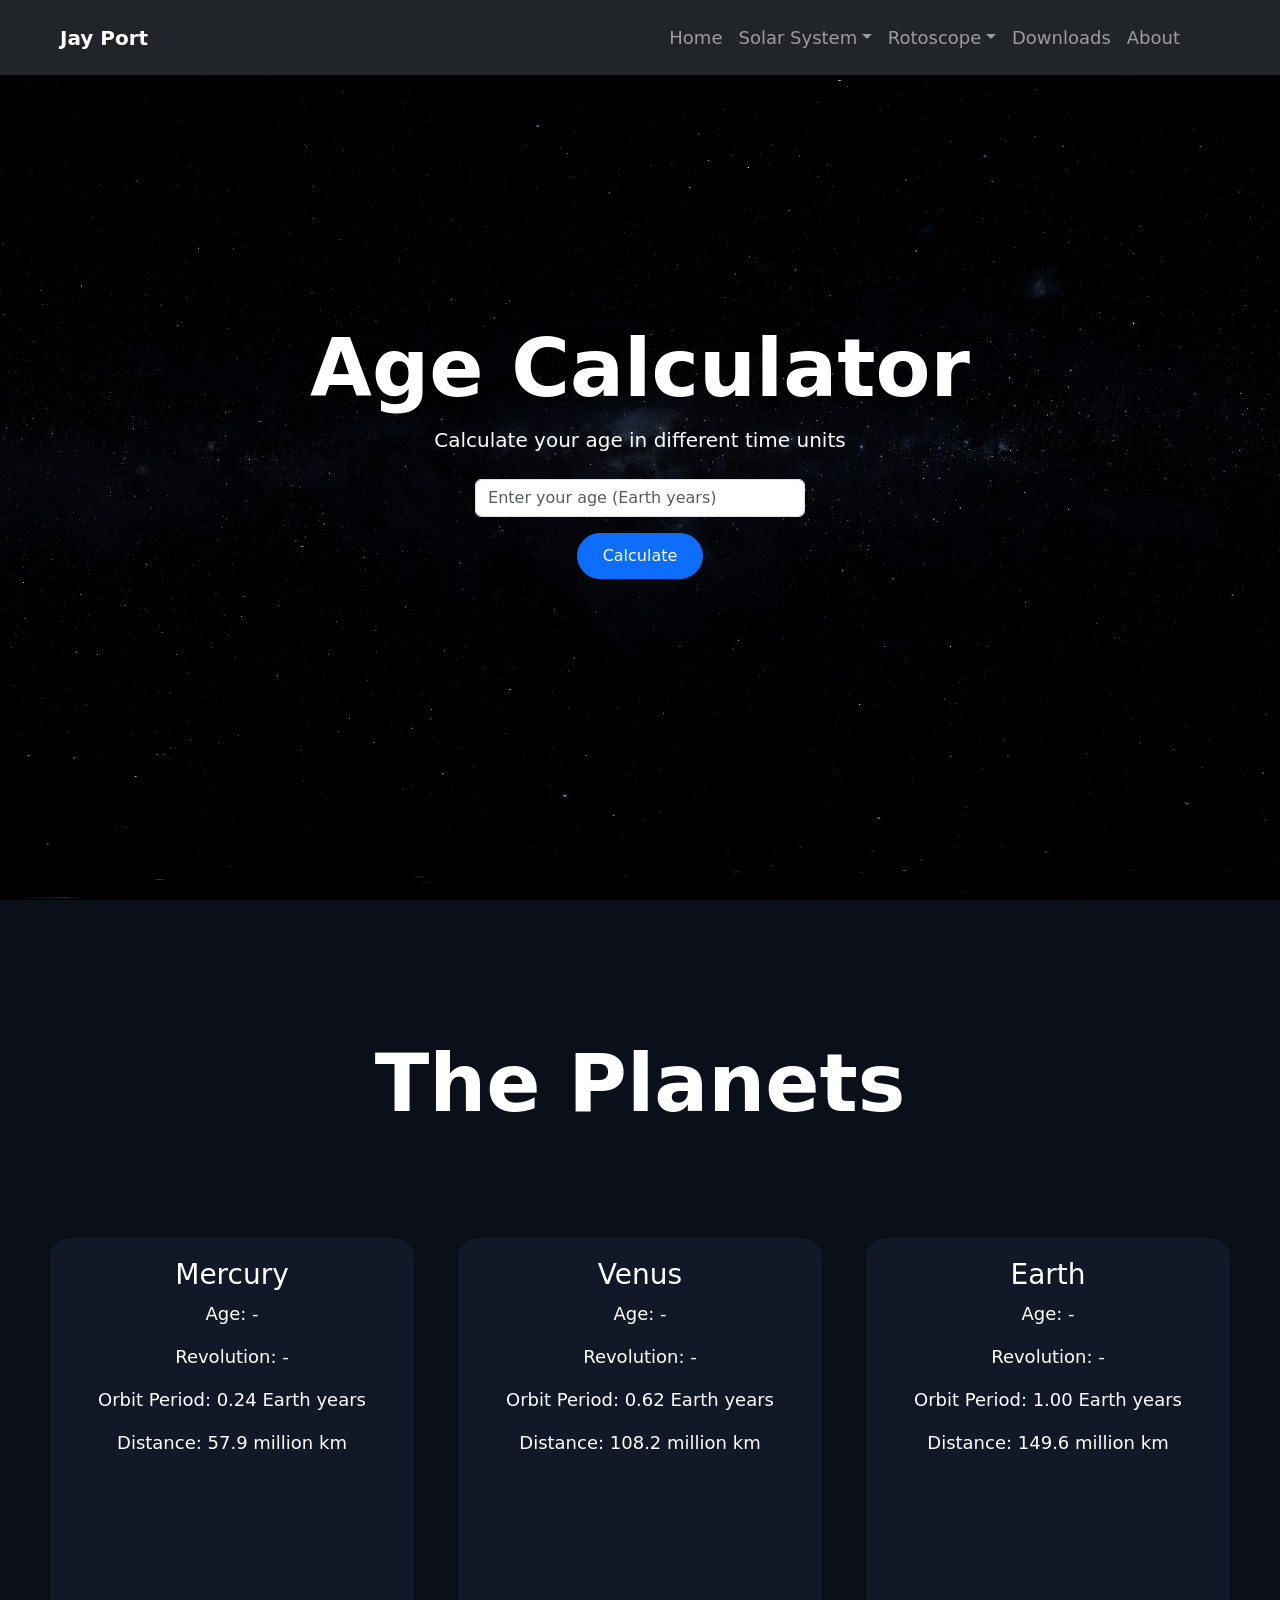
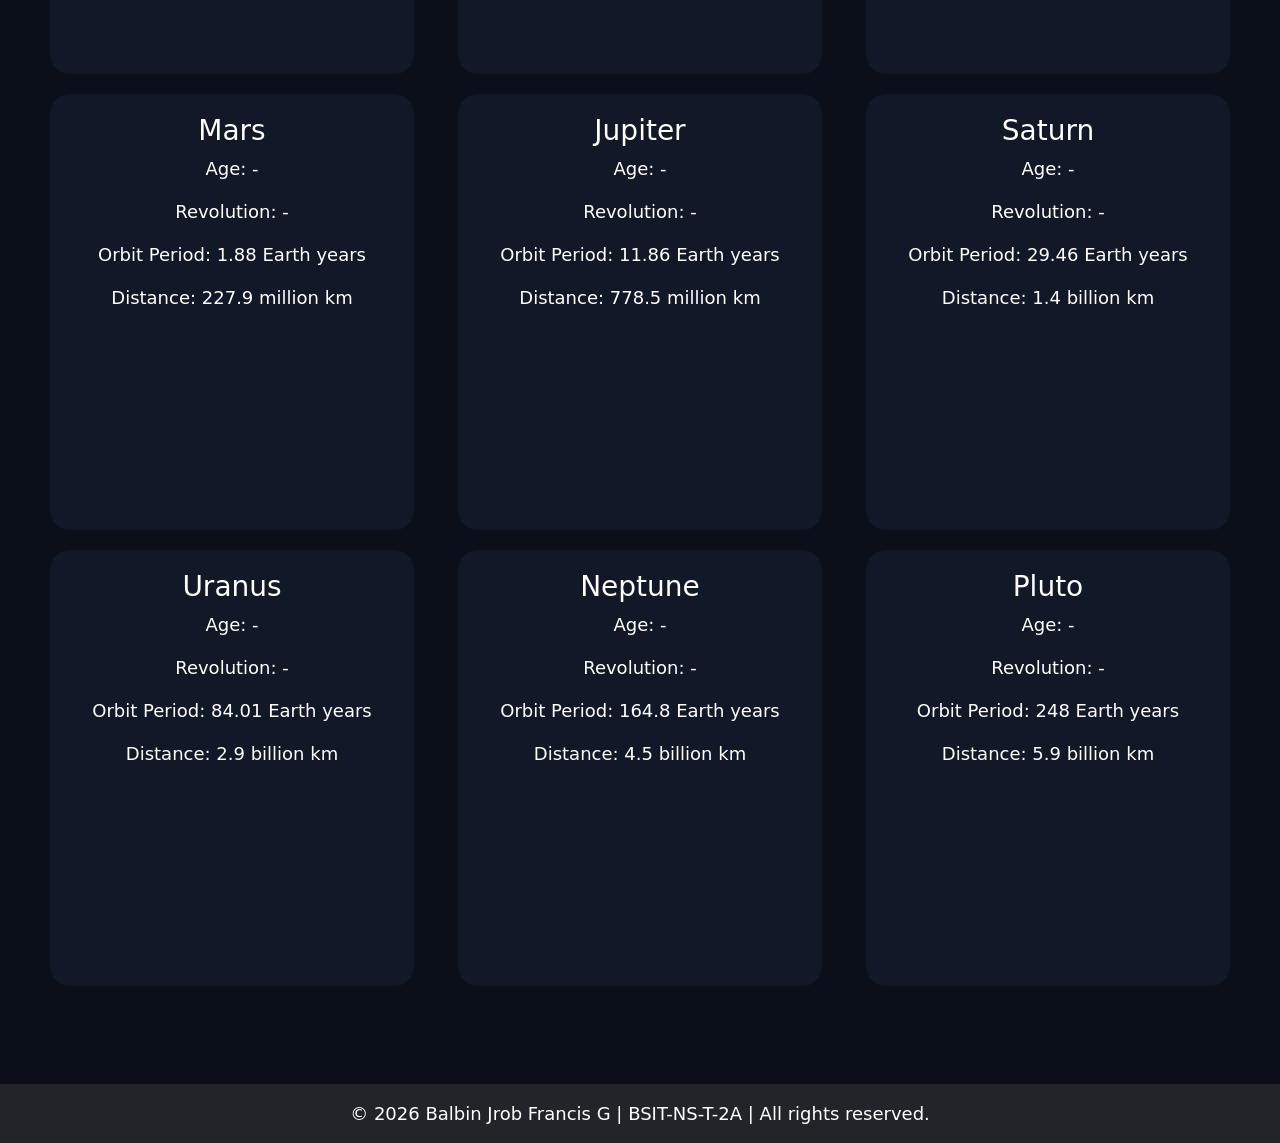
<file: calculator.html>
<!DOCTYPE html>
<html>
<head>
<title>Solar System Age Calculator</title>

<link href="https://cdn.jsdelivr.net/npm/bootstrap@5.3.0/dist/css/bootstrap.min.css" rel="stylesheet">
<link rel="stylesheet" href="includes/style.css">

<script src="https://cdn.jsdelivr.net/npm/bootstrap@5.3.0/dist/js/bootstrap.bundle.min.js"></script>
<script src="includes/include.js"></script>

</head>
<body>

<div id="header"></div>

<!-- HERO -->
<section class="hero" style="background-image: url('resources/Milky Way.jpg');">
  <div>
    <h1 class="display-1 fw-bold">Age Calculator</h1>
    <p class="lead">Calculate your age in different time units</p>
    <input type="number" id="ageInput" placeholder="Enter your age (Earth years)" class="form-control w-50 mx-auto mt-4">
    <button onclick="calculateAge()" class="btn btn-primary mt-3">Calculate</button>
  </div>
</section>

<section class="section" id="planetsSection">
  <h1 class="display-1 fw-bold py-5 m-5">The Planets</h1>

  <div class="row">

    <!-- MERCURY -->
    <div class="col-md-4">
      <div class="planet-card">
        <h3>Mercury</h3>
        <p>Age: <span id="mercuryAge">-</span></p>
        <p>Revolution: <span id="mercuryRev">-</span></p>
        <p>Orbit Period: 0.24 Earth years</p>
        <p>Distance: 57.9 million km</p>
        <div class="ratio ratio-16x9">
          <iframe src="https://www.youtube.com/embed/EkSCIyUiRps"></iframe>
        </div>
      </div>
    </div>

    <!-- VENUS -->
    <div class="col-md-4">
      <div class="planet-card">
        <h3>Venus</h3>
        <p>Age: <span id="venusAge">-</span></p>
        <p>Revolution: <span id="venusRev">-</span></p>
        <p>Orbit Period: 0.62 Earth years</p>
        <p>Distance: 108.2 million km</p>
        <div class="ratio ratio-16x9">
          <iframe src="https://www.youtube.com/embed/ID"></iframe>
        </div>
      </div>
    </div>

    <!-- EARTH -->
    <div class="col-md-4">
      <div class="planet-card">
        <h3>Earth</h3>
        <p>Age: <span id="earthAge">-</span></p>
        <p>Revolution: <span id="earthRev">-</span></p>
        <p>Orbit Period: 1.00 Earth years</p>
        <p>Distance: 149.6 million km</p>
        <div class="ratio ratio-16x9">
          <iframe src="https://www.youtube.com/embed/ID"></iframe>
        </div>
      </div>
    </div>

    <!-- MARS -->
    <div class="col-md-4">
      <div class="planet-card">
        <h3>Mars</h3>
        <p>Age: <span id="marsAge">-</span></p>
        <p>Revolution: <span id="marsRev">-</span></p>
        <p>Orbit Period: 1.88 Earth years</p>
        <p>Distance: 227.9 million km</p>
        <div class="ratio ratio-16x9">
          <iframe src="https://www.youtube.com/embed/ID"></iframe>
        </div>
      </div>
    </div>

    <!-- JUPITER -->
    <div class="col-md-4">
      <div class="planet-card">
        <h3>Jupiter</h3>
        <p>Age: <span id="jupiterAge">-</span></p>
        <p>Revolution: <span id="jupiterRev">-</span></p>
        <p>Orbit Period: 11.86 Earth years</p>
        <p>Distance: 778.5 million km</p>
        <div class="ratio ratio-16x9">
          <iframe src="https://www.youtube.com/embed/ID"></iframe>
        </div>
      </div>
    </div>

    <!-- SATURN -->
    <div class="col-md-4">
      <div class="planet-card">
        <h3>Saturn</h3>
        <p>Age: <span id="saturnAge">-</span></p>
        <p>Revolution: <span id="saturnRev">-</span></p>
        <p>Orbit Period: 29.46 Earth years</p>
        <p>Distance: 1.4 billion km</p>
        <div class="ratio ratio-16x9">
          <iframe src="https://www.youtube.com/embed/ID"></iframe>
        </div>
      </div>
    </div>

    <!-- URANUS -->
    <div class="col-md-4">
      <div class="planet-card">
        <h3>Uranus</h3>
        <p>Age: <span id="uranusAge">-</span></p>
        <p>Revolution: <span id="uranusRev">-</span></p>
        <p>Orbit Period: 84.01 Earth years</p>
        <p>Distance: 2.9 billion km</p>
        <div class="ratio ratio-16x9">
          <iframe src="https://www.youtube.com/embed/ID"></iframe>
        </div>
      </div>
    </div>

    <!-- NEPTUNE -->
    <div class="col-md-4">
      <div class="planet-card">
        <h3>Neptune</h3>
        <p>Age: <span id="neptuneAge">-</span></p>
        <p>Revolution: <span id="neptuneRev">-</span></p>
        <p>Orbit Period: 164.8 Earth years</p>
        <p>Distance: 4.5 billion km</p>
        <div class="ratio ratio-16x9">
          <iframe src="https://www.youtube.com/embed/ID"></iframe>
        </div>
      </div>
    </div>

    <!-- PLUTO -->
    <div class="col-md-4">
      <div class="planet-card">
        <h3>Pluto</h3>
        <p>Age: <span id="plutoAge">-</span></p>
        <p>Revolution: <span id="plutoRev">-</span></p>
        <p>Orbit Period: 248 Earth years</p>
        <p>Distance: 5.9 billion km</p>
        <div class="ratio ratio-16x9">
          <iframe src="https://www.youtube.com/embed/ID"></iframe>
        </div>
      </div>
    </div>

  </div>
</section>

<div id="footer"></div>

<script>
function calculateAge() {
  let age = document.getElementById("ageInput").value;
  if (!age) return;

  document.getElementById("mercuryAge").innerText = (age / 0.24).toFixed(2);
  document.getElementById("mercuryRev").innerText = (age / 0.24).toFixed(2);

  document.getElementById("venusAge").innerText = (age / 0.62).toFixed(2);
  document.getElementById("venusRev").innerText = (age / 0.62).toFixed(2);

  document.getElementById("earthAge").innerText = (age / 1).toFixed(2);
  document.getElementById("earthRev").innerText = (age / 1).toFixed(2);

  document.getElementById("marsAge").innerText = (age / 1.88).toFixed(2);
  document.getElementById("marsRev").innerText = (age / 1.88).toFixed(2);

  document.getElementById("jupiterAge").innerText = (age / 11.86).toFixed(2);
  document.getElementById("jupiterRev").innerText = (age / 11.86).toFixed(2);

  document.getElementById("saturnAge").innerText = (age / 29.46).toFixed(2);
  document.getElementById("saturnRev").innerText = (age / 29.46).toFixed(2);

  document.getElementById("uranusAge").innerText = (age / 84.01).toFixed(2);
  document.getElementById("uranusRev").innerText = (age / 84.01).toFixed(2);

  document.getElementById("neptuneAge").innerText = (age / 164.8).toFixed(2);
  document.getElementById("neptuneRev").innerText = (age / 164.8).toFixed(2);

  document.getElementById("plutoAge").innerText = (age / 248).toFixed(2);
  document.getElementById("plutoRev").innerText = (age / 248).toFixed(2);

  document.getElementById("planetsSection").scrollIntoView({
  behavior: "smooth"
});
}
</script>

</body>
</html>
</file>
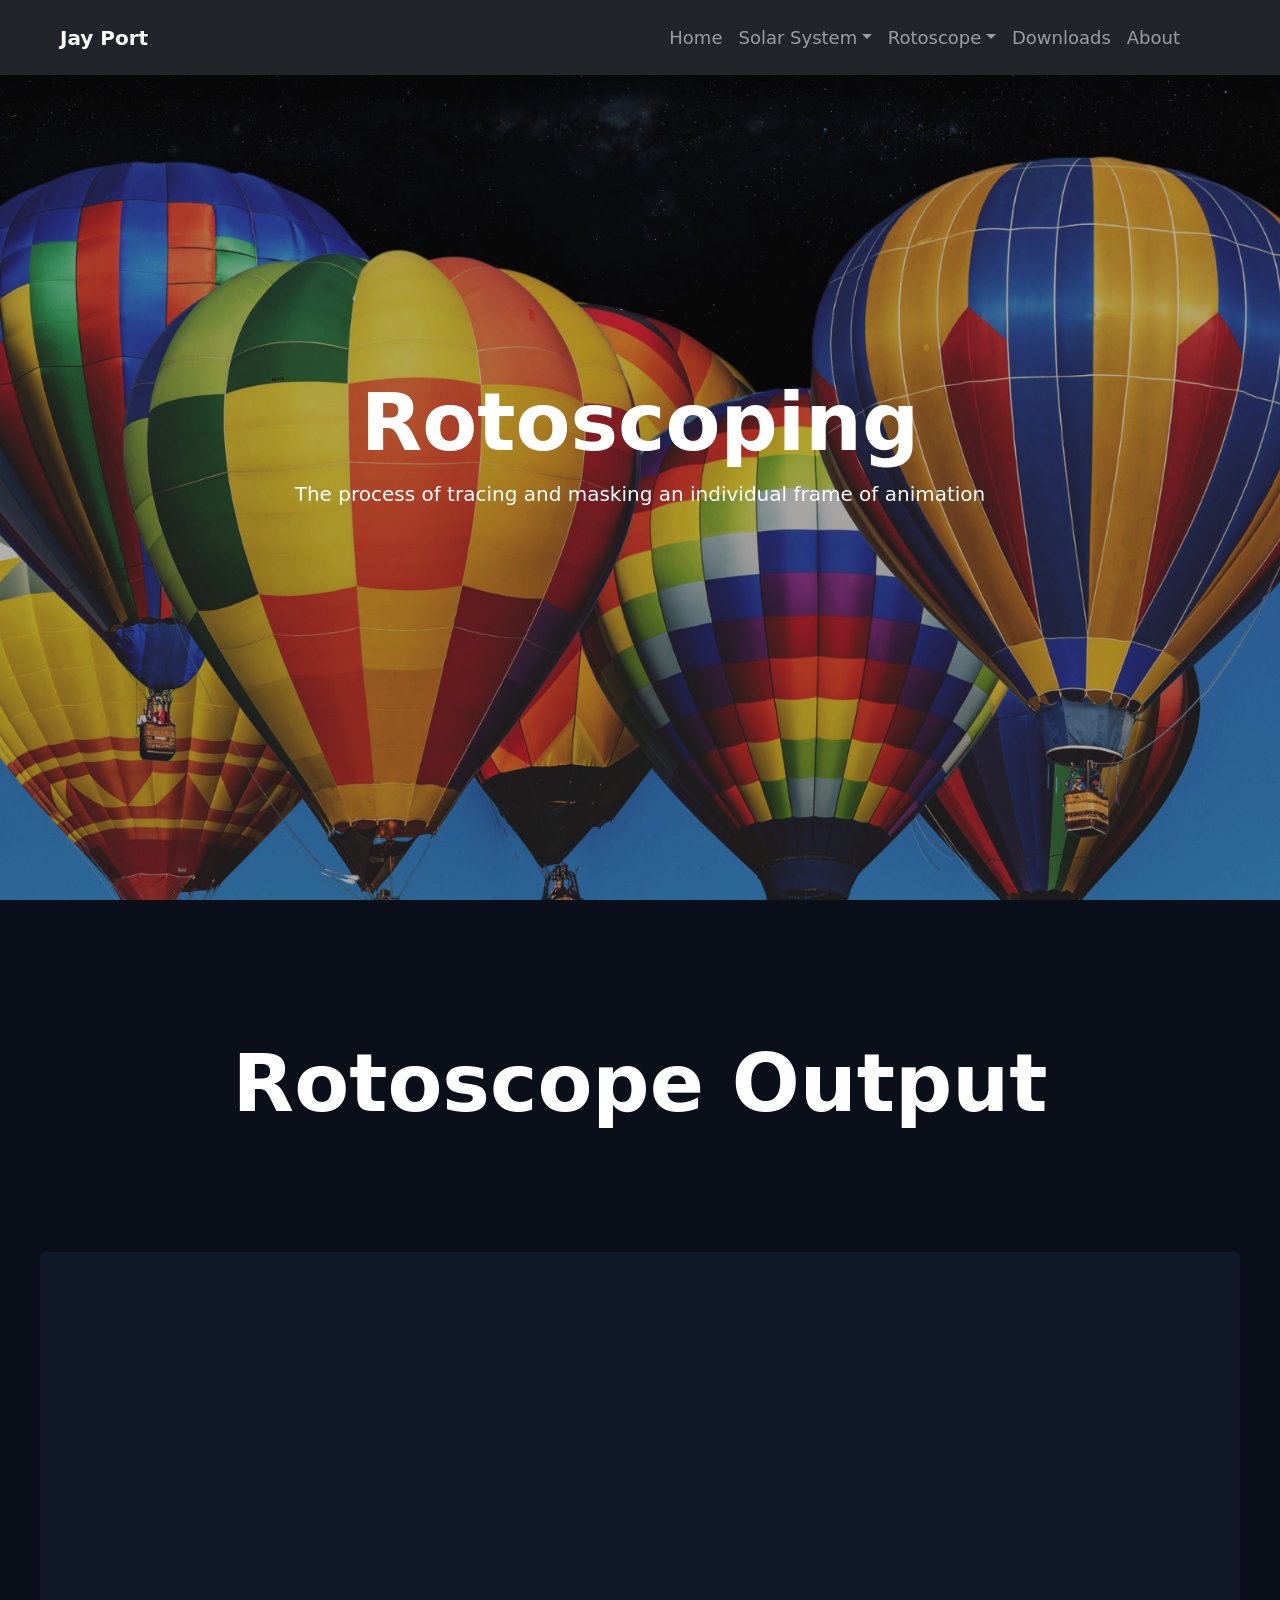
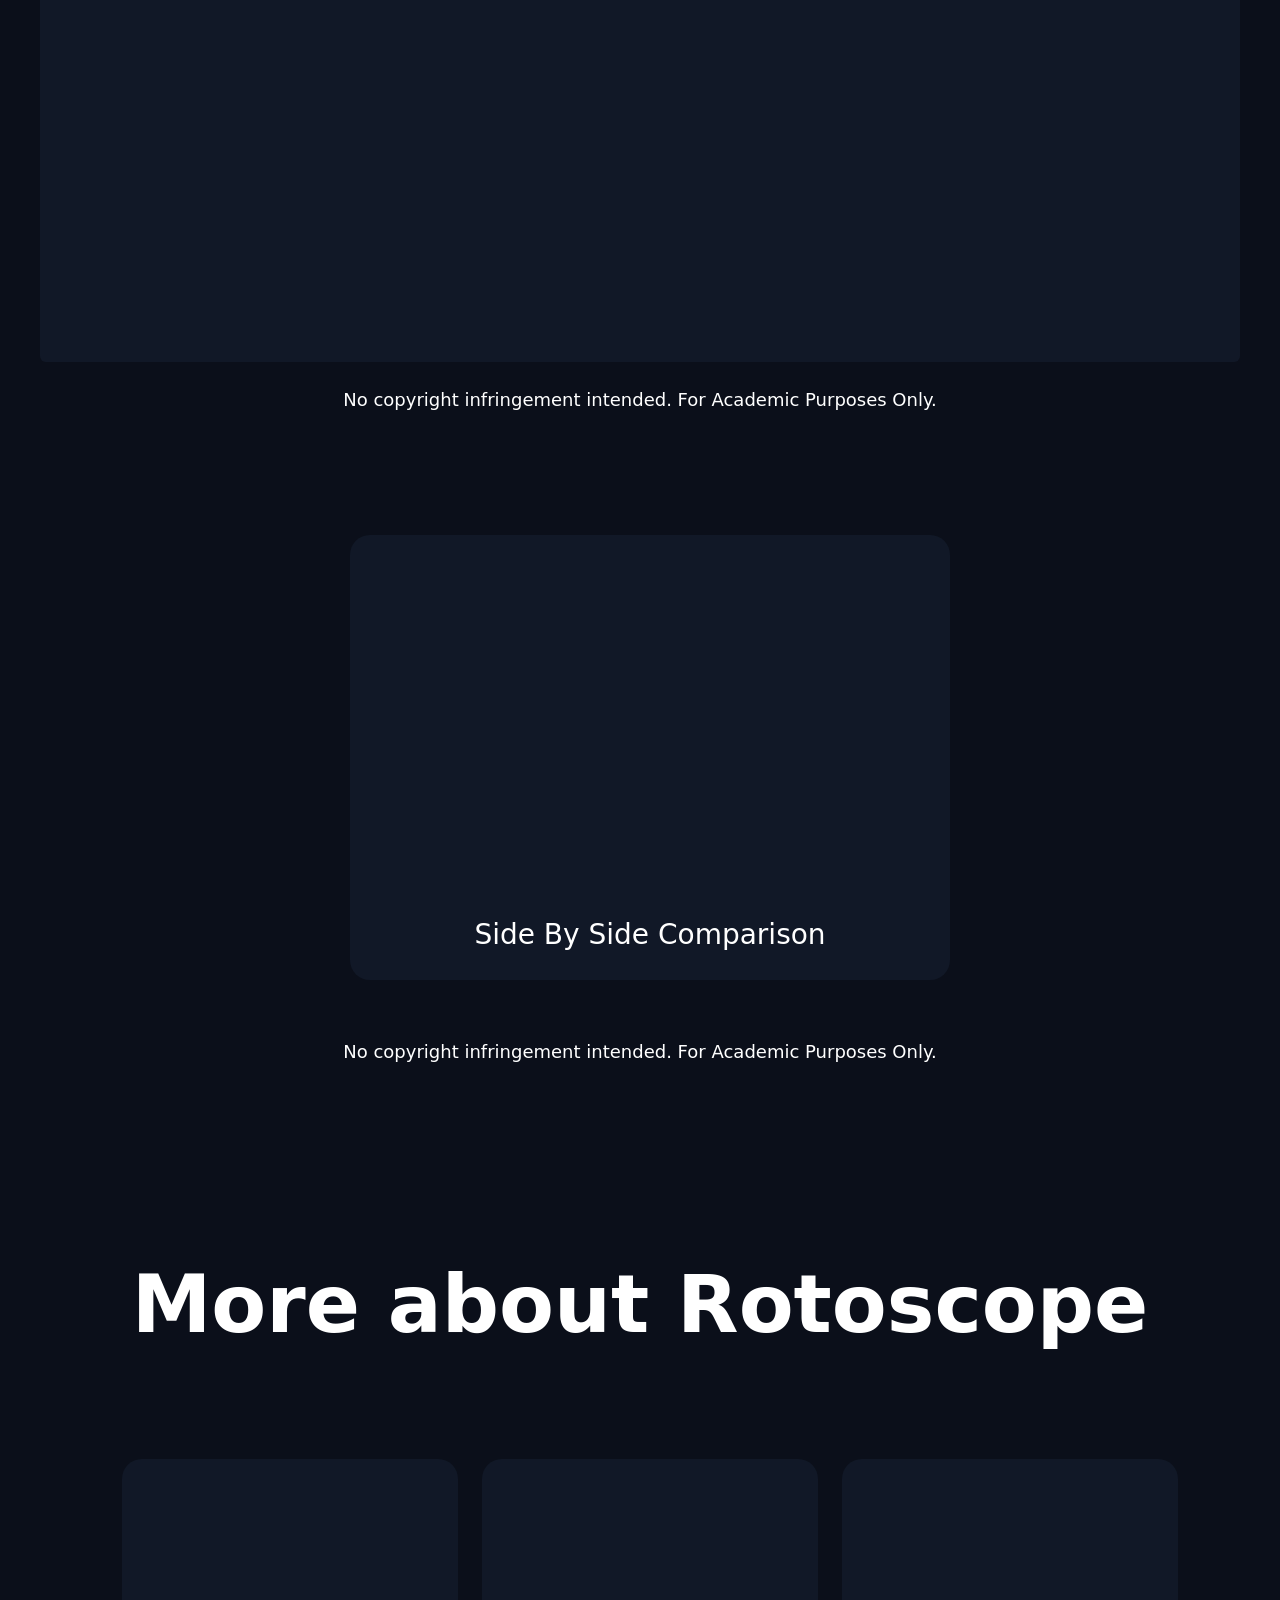
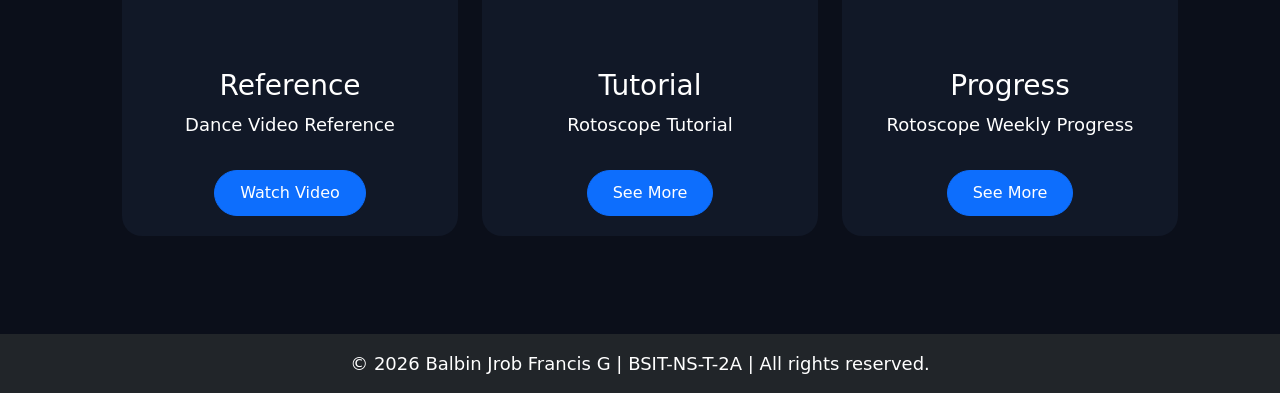
<file: rotoscope.html>
<!DOCTYPE html>
<html>
<head>
<title>Rotoscope Project</title>

<link href="https://cdn.jsdelivr.net/npm/bootstrap@5.3.0/dist/css/bootstrap.min.css" rel="stylesheet">
<link rel="stylesheet" href="includes/style.css">

<script src="https://cdn.jsdelivr.net/npm/bootstrap@5.3.0/dist/js/bootstrap.bundle.min.js"></script>
<script src="includes/include.js"></script>

</head>
<body>

<div id="header"></div>

<!-- HERO -->
<section class="hero" style="background-image: url('resources/Rotoscope Background.png');">
  <div>
    <h1 class="display-1 fw-bold">Rotoscoping</h1>
    <p class="lead">The process of tracing and masking an individual frame of animation</p>
  </div>
</section>

<!-- ROTOSCOPING -->
<section class="section">
  <h1 class="display-1 fw-bold py-5 m-5">Rotoscope Output</h1>

    <div class="ratio ratio-16x9 my-4 big-card rounded">
        <iframe src="https://www.youtube.com/embed/REjrT2jHXKY" frameborder="0" allowfullscreen ></iframe>
    </div>

    <p class="fw-light">No copyright infringement intended. For Academic Purposes Only.</p>

    <div class="col-md-4 mt-5 py-5"  style="width: 50%;">
        <div class="others-card">
            <div class="ratio ratio-16x9 my-4 rounded">
                <iframe src="https://www.youtube.com/embed/Cbdd-S6Kne0" frameborder="0" allowfullscreen ></iframe>
            </div>  
            <h3>Side By Side Comparison</h3>
        </div>  
    </div>

    <p class="fw-light">No copyright infringement intended. For Academic Purposes Only.</p>
    
</section>

<section class="section">
  <h1 class="display-1 fw-bold py-5 m-5">More about Rotoscope</h1>

  <div class="row" style="width: 90%;">

    <div class="col-md-4">
      <div class="others-card">
        <div class="ratio ratio-16x9 mb-4">
          <iframe src="https://www.youtube.com/embed/Cbdd-S6Kne0" frameborder="0" ></iframe>
        </div>

        <h3>Reference</h3>
        <p>Dance Video Reference</p>

        <a href="https://www.youtube.com/embed/Cbdd-S6Kne0" class="btn btn-primary mt-3">Watch Video</a>
      </div>
    </div>

    <div class="col-md-4">
      <div class="others-card">
        <div class="ratio ratio-16x9 mb-4">
          <iframe src="https://www.youtube.com/embed/ID" frameborder="0" ></iframe>
        </div>

        <h3>Tutorial</h3>
        <p>Rotoscope Tutorial</p>
        <a href="tutorial.html" class="btn btn-primary mt-3">See More</a>
      </div>
    </div>

    <div class="col-md-4">
      <div class="others-card">
        <div class="ratio ratio-16x9 mb-4">
          <iframe src="https://www.youtube.com/embed/ID" frameborder="0" ></iframe>
        </div>

        <h3>Progress</h3>
        <p>Rotoscope Weekly Progress</p>

        <a href="progress.html" class="btn btn-primary mt-3">See More</a>
      </div>
    </div>  

    </div>
</section>

<div id="footer"></div>

</body>
</html>
</file>
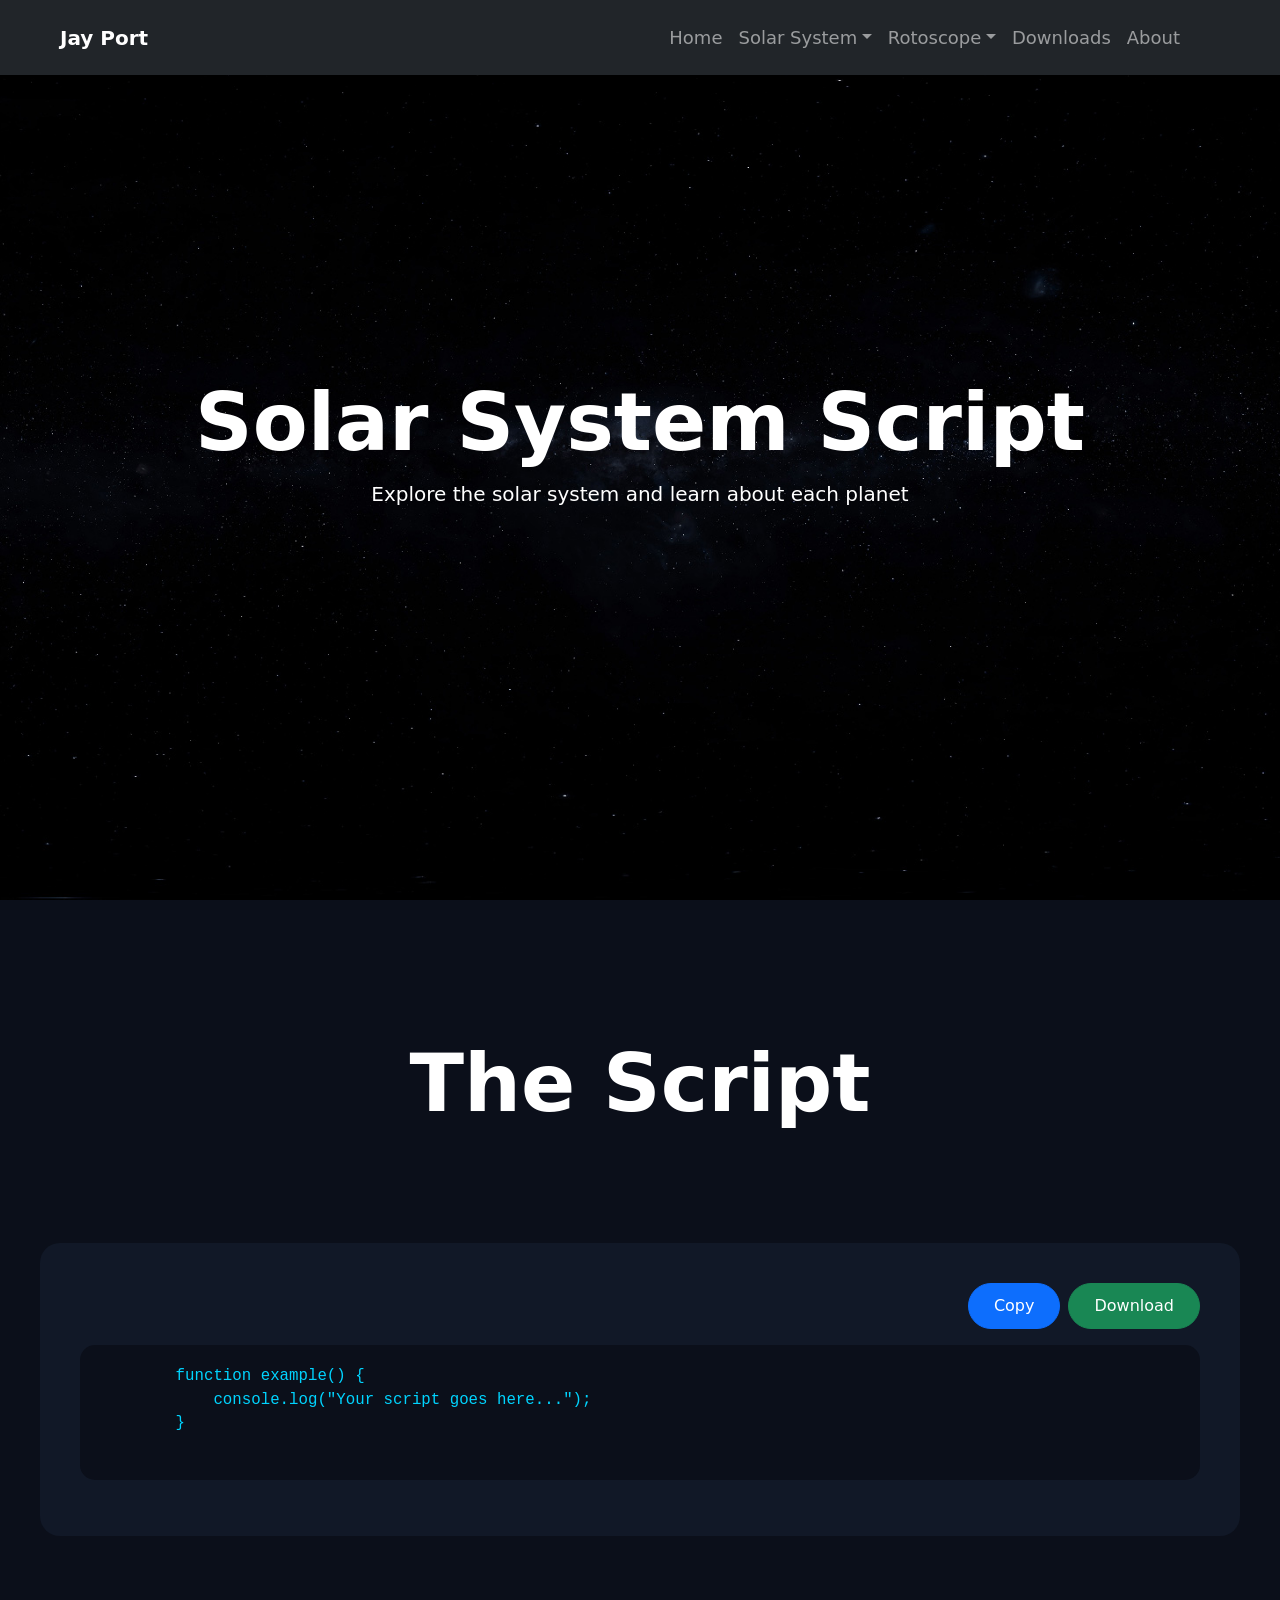
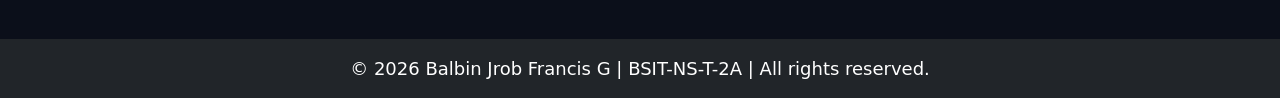
<file: script.html>
<!DOCTYPE html>
<html>
<head>
<title>Solar System 3D Script</title>

<link href="https://cdn.jsdelivr.net/npm/bootstrap@5.3.0/dist/css/bootstrap.min.css" rel="stylesheet">
<link rel="stylesheet" href="includes/style.css">

<script src="https://cdn.jsdelivr.net/npm/bootstrap@5.3.0/dist/js/bootstrap.bundle.min.js"></script>
<script src="includes/include.js"></script>

</head>
<body>

<div id="header"></div>

<!-- HERO -->
<section class="hero" style="background-image: url('resources/Milky Way.jpg');">
  <div>
    <h1 class="display-1 fw-bold">Solar System Script</h1>
    <p class="lead">Explore the solar system and learn about each planet</p>
  </div>
</section>

<section class="section">
  <h1 class="display-1 fw-bold py-5 m-5">The Script</h1>

  <div class="big-card text-start">

    <!-- BUTTONS -->
    <div class="d-flex justify-content-end mb-3">
      <button onclick="copyScript()" class="btn btn-primary me-2">Copy</button>
      <button onclick="downloadScript()" class="btn btn-success">Download</button>
    </div>

    <!-- SCRIPT PLACEHOLDER -->
    <pre id="scriptContent" style="
      background:#0b0f1a;
      padding:20px;
      border-radius:15px;
      overflow:auto;
      max-height:400px;
      color:#00d4ff;
    ">
        function example() {
            console.log("Your script goes here...");
        }
    </pre>

  </div>
</section>

<script>
// COPY FUNCTION
function copyScript() {
  const text = document.getElementById("scriptContent").innerText;

  navigator.clipboard.writeText(text).then(() => {
    alert("Script copied!");
  });
}

// DOWNLOAD FUNCTION
function downloadScript() {
  const text = document.getElementById("scriptContent").innerText;

  const blob = new Blob([text], { type: "text/plain" });
  const link = document.createElement("a");

  link.href = URL.createObjectURL(blob);
  link.download = "script.txt";
  link.click();
}
</script>

<div id="footer"></div>

</body>
</html>
</file>
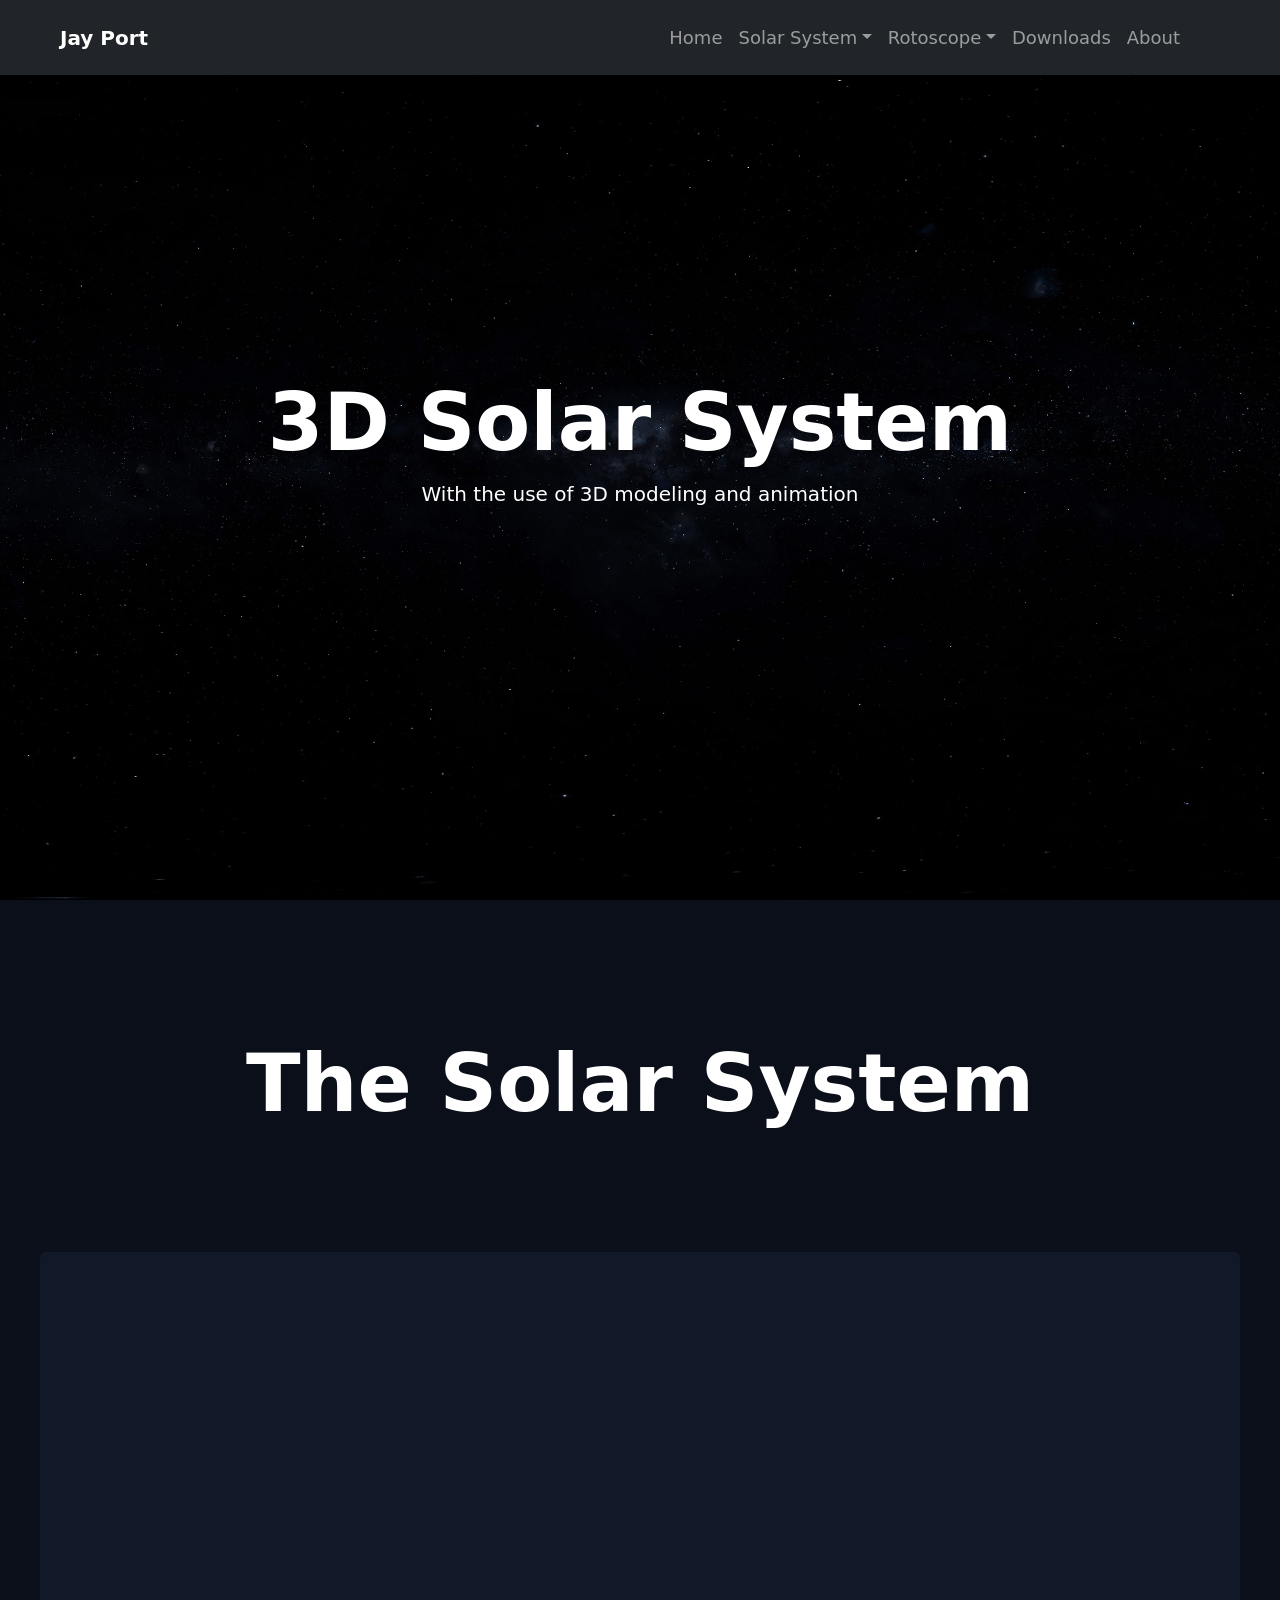
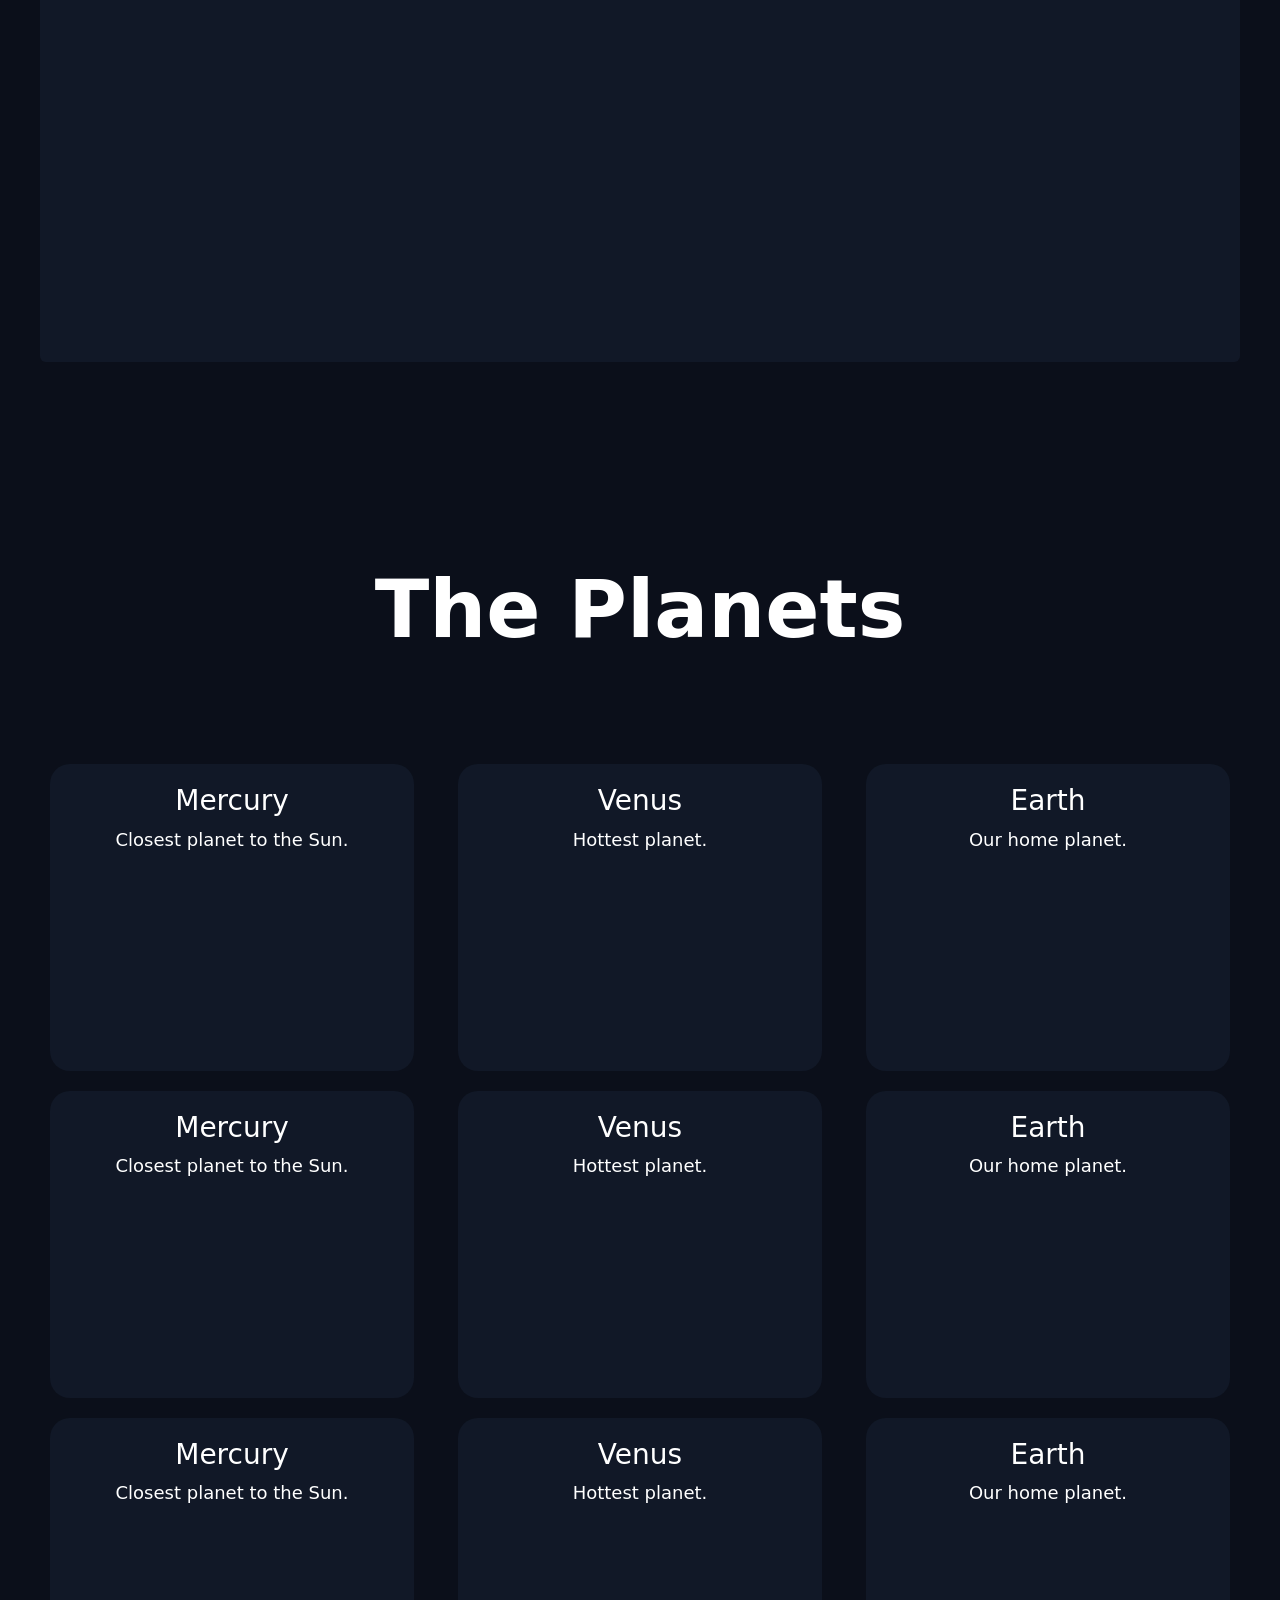
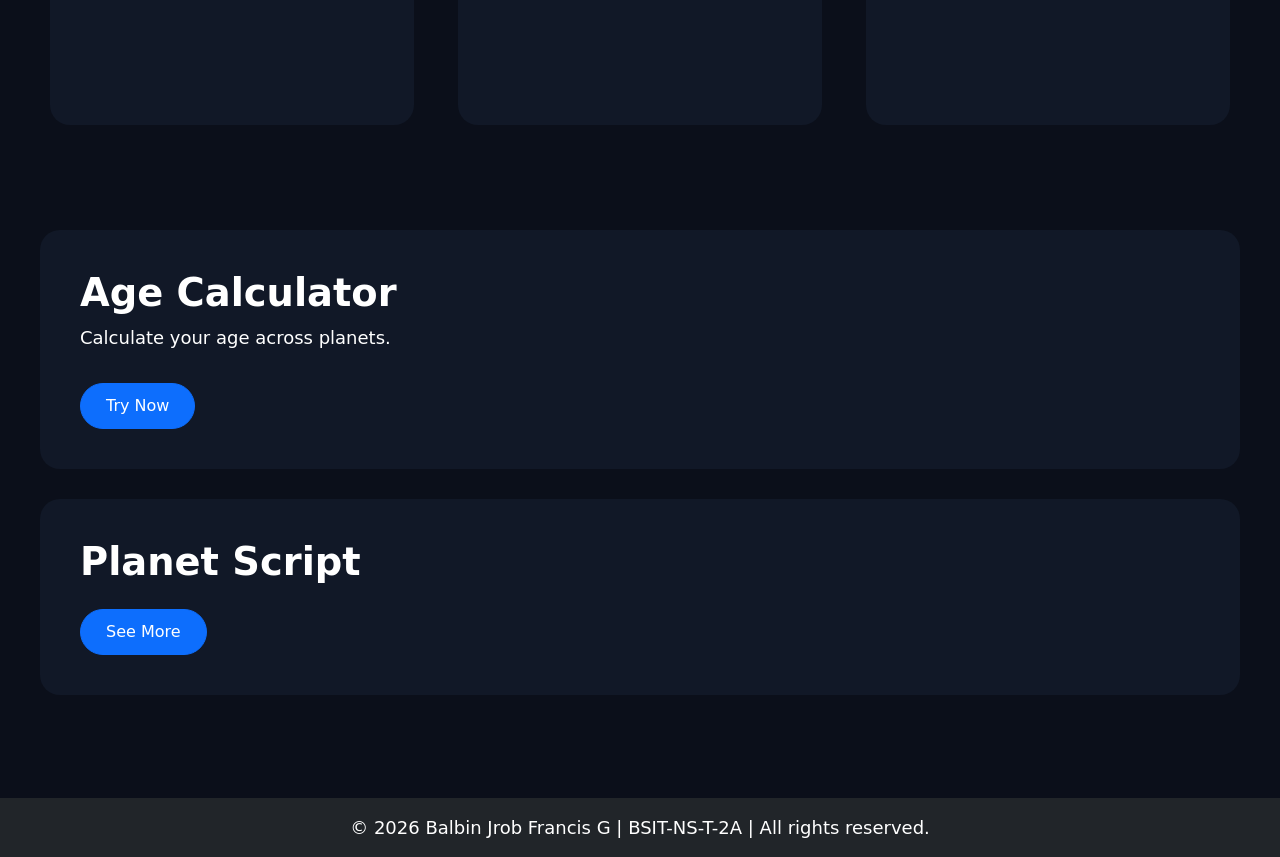
<file: solarsystem.html>
<!DOCTYPE html>
<html>
<head>
<title>Solar System Project</title>

<link href="https://cdn.jsdelivr.net/npm/bootstrap@5.3.0/dist/css/bootstrap.min.css" rel="stylesheet">
<link rel="stylesheet" href="includes/style.css">

<script src="https://cdn.jsdelivr.net/npm/bootstrap@5.3.0/dist/js/bootstrap.bundle.min.js"></script>
<script src="includes/include.js"></script>

</head>
<body>

<div id="header"></div>

<!-- HERO -->
<section class="hero" style="background-image: url('resources/Milky Way.jpg');">
  <div>
    <h1 class="display-1 fw-bold">3D Solar System</h1>
    <p class="lead">With the use of 3D modeling and animation</p>
  </div>
</section>

<!-- SOLAR SYSTEM -->
<section class="section">
  <h1 class="display-1 fw-bold py-5 m-5">The Solar System</h1>

    <div class="ratio ratio-16x9 my-4 big-card rounded">
        <iframe src="https://www.youtube.com/embed/EkSCIyUiRps" frameborder="0" allowfullscreen ></iframe>
    </div>

</section>

<section class="section">
  <h1 class="display-1 fw-bold py-5 m-5">The Planets</h1>
  <div class="row">

    <div class="col-md-4">
      <div class="planet-card">
        <h3>Mercury</h3>
        <p>Closest planet to the Sun.</p>
        <div class="ratio ratio-16x9">
          <iframe src="https://www.youtube.com/embed/EkSCIyUiRps" frameborder="0" ></iframe>
        </div>
      </div>
    </div>

    <div class="col-md-4">
      <div class="planet-card">
        <h3>Venus</h3>
        <p>Hottest planet.</p>
        <div class="ratio ratio-16x9">
            <iframe src="https://www.youtube.com/embed/EkSCIyUiRps"" frameborder="0"></iframe></div>
      </div>
    </div>

    <div class="col-md-4">
      <div class="planet-card">
        <h3>Earth</h3>
        <p>Our home planet.</p>
        <div class="ratio ratio-16x9">
            <iframe src="https://www.youtube.com/embed/EkSCIyUiRps" frameborder="0"></iframe>
        </div>
      </div>
    </div>

    <div class="col-md-4">
      <div class="planet-card">
        <h3>Mercury</h3>
        <p>Closest planet to the Sun.</p>
        <div class="ratio ratio-16x9">
          <iframe src="https://www.youtube.com/embed/EkSCIyUiRps" frameborder="0" ></iframe>
        </div>
      </div>
    </div>

    <div class="col-md-4">
      <div class="planet-card">
        <h3>Venus</h3>
        <p>Hottest planet.</p>
        <div class="ratio ratio-16x9">
            <iframe src="https://www.youtube.com/embed/EkSCIyUiRps" frameborder="0"></iframe></div>
      </div>
    </div>

    <div class="col-md-4">
      <div class="planet-card">
        <h3>Earth</h3>
        <p>Our home planet.</p>
        <div class="ratio ratio-16x9">
            <iframe src="https://www.youtube.com/embed/EkSCIyUiRps" frameborder="0"></iframe>
        </div>
      </div>
    </div>

    <div class="col-md-4">
      <div class="planet-card">
        <h3>Mercury</h3>
        <p>Closest planet to the Sun.</p>
        <div class="ratio ratio-16x9">
          <iframe src="https://www.youtube.com/embed/EkSCIyUiRps" frameborder="0" ></iframe>
        </div>
      </div>
    </div>

    <div class="col-md-4">
      <div class="planet-card">
        <h3>Venus</h3>
        <p>Hottest planet.</p>
        <div class="ratio ratio-16x9">
            <iframe src="https://www.youtube.com/embed/EkSCIyUiRps" frameborder="0"></iframe></div>
      </div>
    </div>

    <div class="col-md-4">
      <div class="planet-card">
        <h3>Earth</h3>
        <p>Our home planet.</p>
        <div class="ratio ratio-16x9">
            <iframe src="https://www.youtube.com/embed/EkSCIyUiRps" frameborder="0"></iframe>
        </div>
      </div>
    </div>
  </div>
</section>

<section class="section">   
  <div class="big-card d-flex flex-column align-items-start">
    <h2>Age Calculator</h2>
    <p>Calculate your age across planets.</p>
    <a href="calculator.html" class="btn btn-primary mt-3">Try Now</a>
  </div>

  <div class="big-card d-flex flex-column align-items-start">
    <h2>Planet Script</h2>
    <a href="script.html" class="btn btn-primary mt-3">See More</a>
  </div>
</section>

<div id="footer"></div>

</body>
</html>
</file>
<file: includes/style.css>
/* GLOBAL */
body { 
  background: #0b0f1a; 
  color: white; 
  scroll-behavior: smooth;
  font-size: clamp(14px, 1.5vw, 18px);
  margin: 0;
}

/* TYPOGRAPHY */
h1 {
  font-size: clamp(2rem, 5vw, 4rem);
  font-weight: 900; /* fixed (1200 is invalid) */
}

h2 {
  font-size: clamp(1.5rem, 3vw, 2.5rem);
  font-weight: bold;
}

/* HERO SECTION */
.hero {
  min-height: 100vh;
  display: flex;
  align-items: center;
  justify-content: center;
  text-align: center;
  background-size: cover;
  background-position: center;
  padding: 20px;
}

/* SECTIONS */
.section {
  height: auto;
  display: flex;
  flex-direction: column;
  justify-content: center;
  align-items: center;
  text-align: center;
  padding: 20px;
}

/* BIG CARDS */
.big-card {
  width: 100%;
  max-width: 1500px;
  margin: 15px 0;
  padding: 20px;
  border-radius: 20px;
  background: #111827;
  transition: 0.3s;
}

/* PLANET CARDS */
.planet-card {
  background: #111827;
  border-radius: 20px;
  padding: 20px;
  margin: 10px;
  transition: 0.3s;
}

.others-card {
  background: #111827;
  border-radius: 20px;
  padding: 20px;
  margin: 10px;
  width: 100%;
  transition: 0.3s;
}

/* DOWNLOAD CARD */
.download-card {
  width: 100%;
  max-width: 1400px;
  margin: 15px 0;
  padding: 20px;
  border-radius: 20px;
  background: #111827;
  transition: 0.3s;

  display: flex;
  flex-direction: column; /* mobile first */
  align-items: flex-start;
  justify-content: flex-start;
  gap: 12px;
}

/* BUTTONS */
.btn {
  border-radius: 30px;
  padding: 10px 25px;
}

/* IMAGES */
img {
  max-width: 100%;
  height: auto;
  border-radius: 10px;
}

/* CARD GRID (FOR MULTIPLE CARDS) */
.card-container {
  display: grid;
  grid-template-columns: 1fr;
  gap: 15px;
  width: 100%;
}

/* TABLET */
@media (min-width: 768px) {
  .section {
    padding: 40px;
  }

  .big-card,
  .download-card {
    padding: 40px;
  }

  .download-card {
    flex-direction: row; /* switch to horizontal */
  }

  .card-container {
    grid-template-columns: repeat(2, 1fr);
  }
}

/* DESKTOP */
@media (min-width: 1024px) {
  .card-container {
    grid-template-columns: repeat(3, 1fr);
  }
}

/* HOVER EFFECTS (ONLY ON DEVICES THAT SUPPORT HOVER) */
@media (hover: hover) {
  .big-card:hover,
  .planet-card:hover,
  .others-card:hover,
  .download-card:hover {
    transform: scale(1.05);
    box-shadow: 0 0 25px rgba(0,123,255,0.5);
  }
}
</file>
